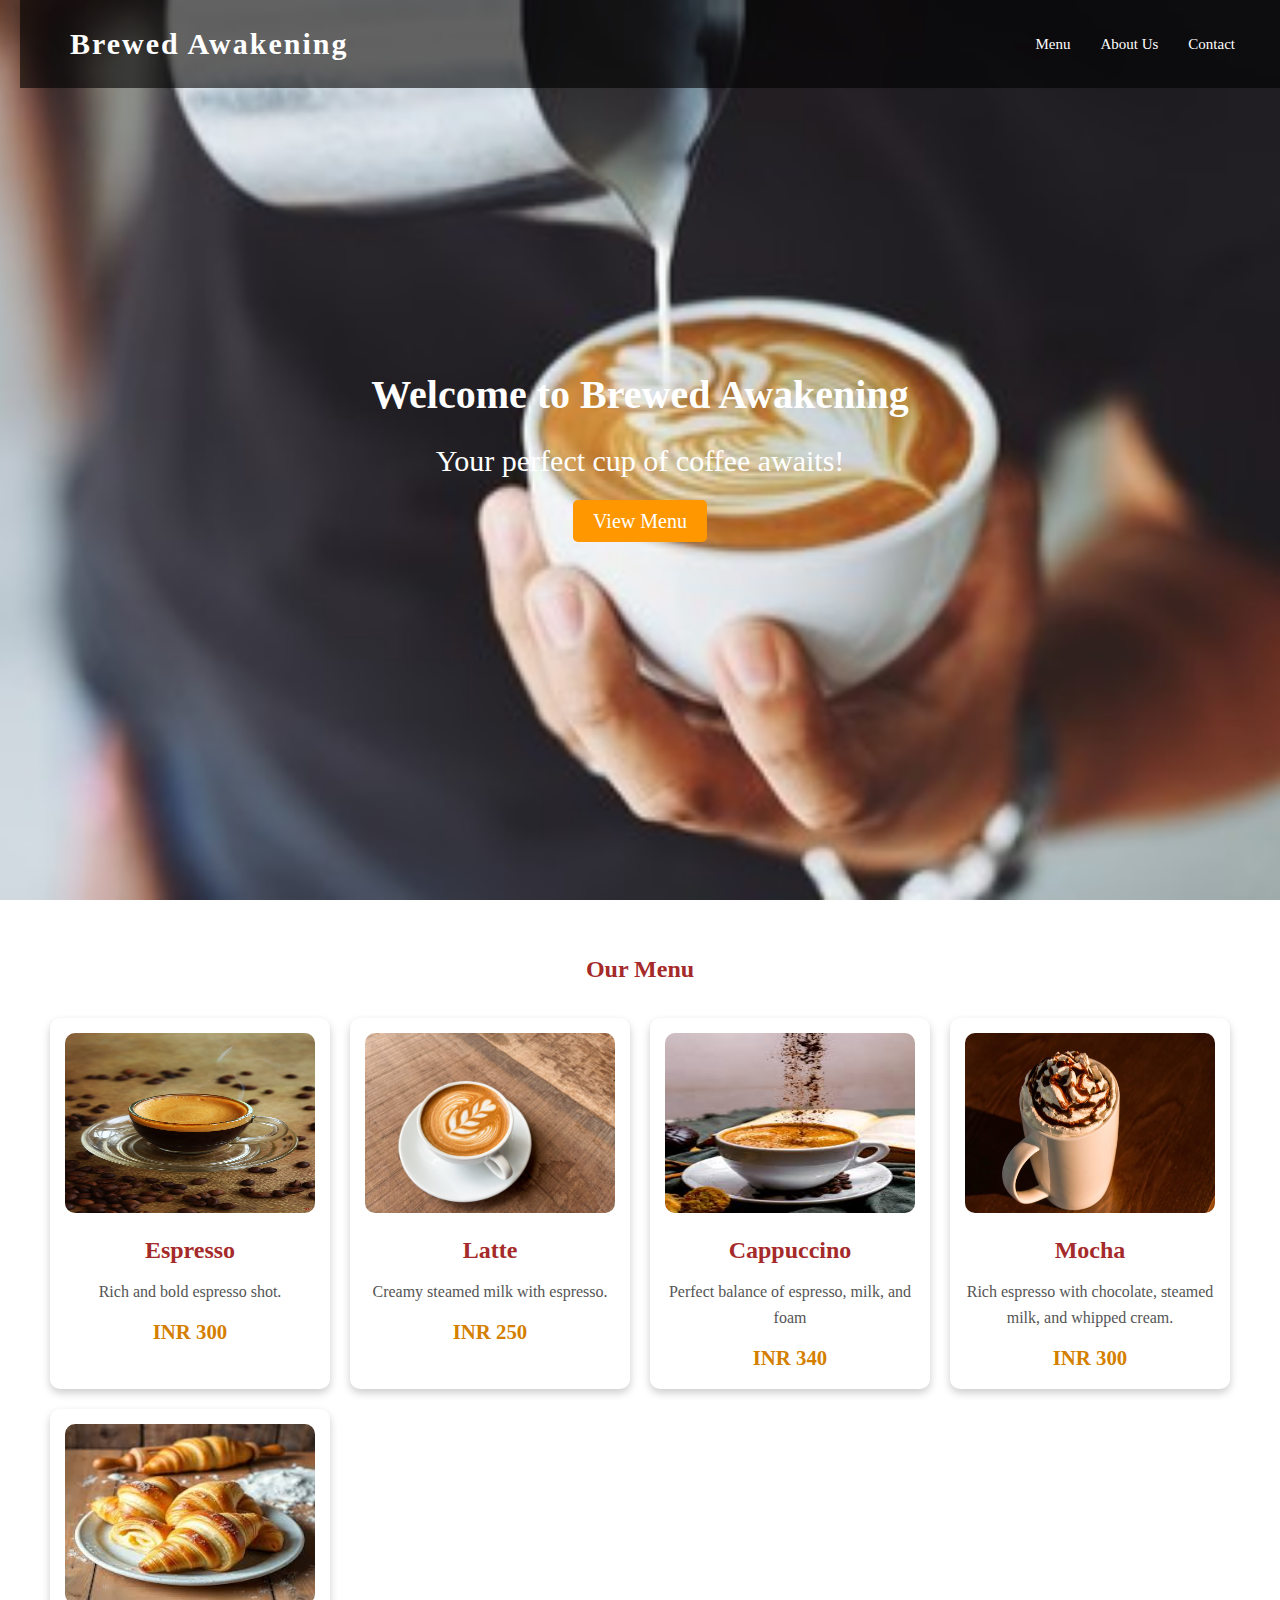
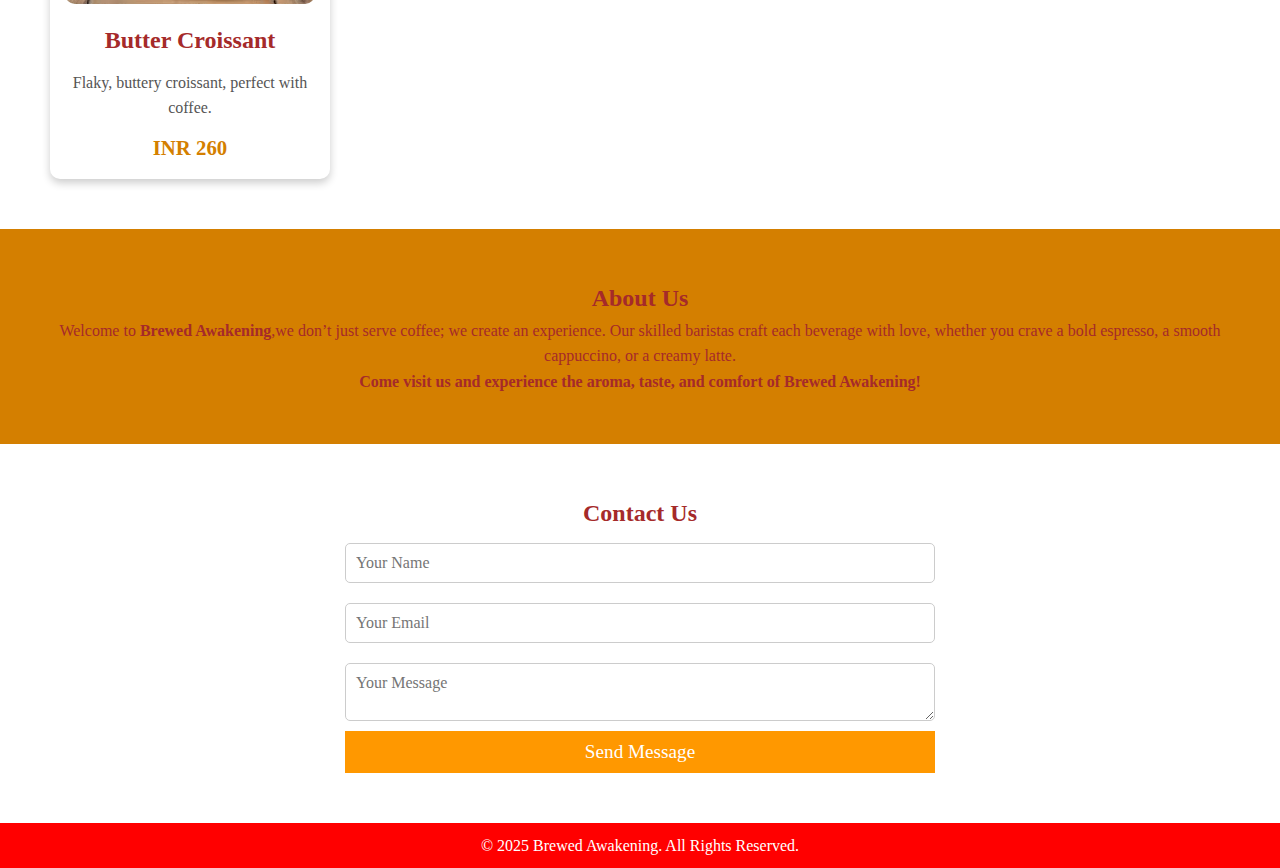
<file: Assignment/html_css/index.html>
<!DOCTYPE html>
<html lang="en">
<head>
    <meta charset="UTF-8">
    <meta name="viewport" content="width=device-width, initial-scale=1.0">
    <title>Brewed Awakening - Coffee Shop</title>
    <link rel="icon" href="images/logo.jpeg">
    <link rel="stylesheet" href="styles.css">
    
</head>
<body>
    <!-- Header Section -->
    <header>
        <nav>
            <div class="logo">Brewed Awakening</div>
            <ul class="nav">
                <li><a href="#menu">Menu</a></li>
                <li><a href="#about">About Us</a></li>
                <li><a href="#contact">Contact</a></li>
            </ul>
        </nav>
        <div class="hero">
            <h1>Welcome to Brewed Awakening</h1>
            <p>Your perfect cup of coffee awaits!</p>
            <a href="#menu" class="btn">View Menu</a>
        </div>
    </header>

    <!-- Menu Section -->
    <section id="menu">
        <h2>Our Menu</h2>
        <div class="menu-container">
            <!-- Coffee Items -->
            <div class="menu-item">
                <img src="images/espresso.jpg" alt="Espresso">
                <h3>Espresso</h3>
                <p>Rich and bold espresso shot.</p>
                <span>INR 300</span>
            </div>
            <div class="menu-item">
                <img src="images/latte.jpg" alt="Latte">
                <h3>Latte</h3>
                <p>Creamy steamed milk with espresso.</p>
                <span>INR 250</span>
            </div>
            <div class="menu-item">
                <img src="images/cappuccino.jpg" alt="Cappuccino">
                <h3>Cappuccino</h3>
                <p>Perfect balance of espresso, milk, and foam</p>
                <span>INR 340</span>
            </div>
            <div class="menu-item">
                <img src="images/mocha.jpg" alt="Mocha">
                <h3>Mocha</h3>
                <p>Rich espresso with chocolate, steamed milk, and whipped cream.</p>
                <span>INR 300</span>
            </div>
            <div class="menu-item">
                <img src="images/butter_Crossinat.jpg" alt="Butter Croissant">
                <h3>Butter Croissant</h3>
                <p>Flaky, buttery croissant, perfect with coffee.</p>
                <span>INR 260</span>
            </div>
            
        </div>
    </section>

    
    <section id="about">
        <h2>About Us</h2>
        <p>Welcome to <strong>Brewed Awakening</strong>,we don’t just serve coffee; we create an experience. Our skilled baristas craft each beverage with love, whether you crave a bold espresso, a smooth cappuccino, or a creamy latte.</p>
    
        <p><strong>Come visit us and experience the aroma, taste, and comfort of Brewed Awakening!</strong></p>
    </section>
    <section id="contact">
        <h2>Contact Us</h2>
        <form>
            <input type="text" placeholder="Your Name" required>
            <input type="email" placeholder="Your Email" required>
            <textarea placeholder="Your Message" required></textarea>
            <button type="submit">Send Message</button>
        </form>
    </section>

    <!-- Footer Section -->
    <footer>
        <p>&copy; 2025 Brewed Awakening. All Rights Reserved.</p>
    </footer>
</body>
</html>
</file>
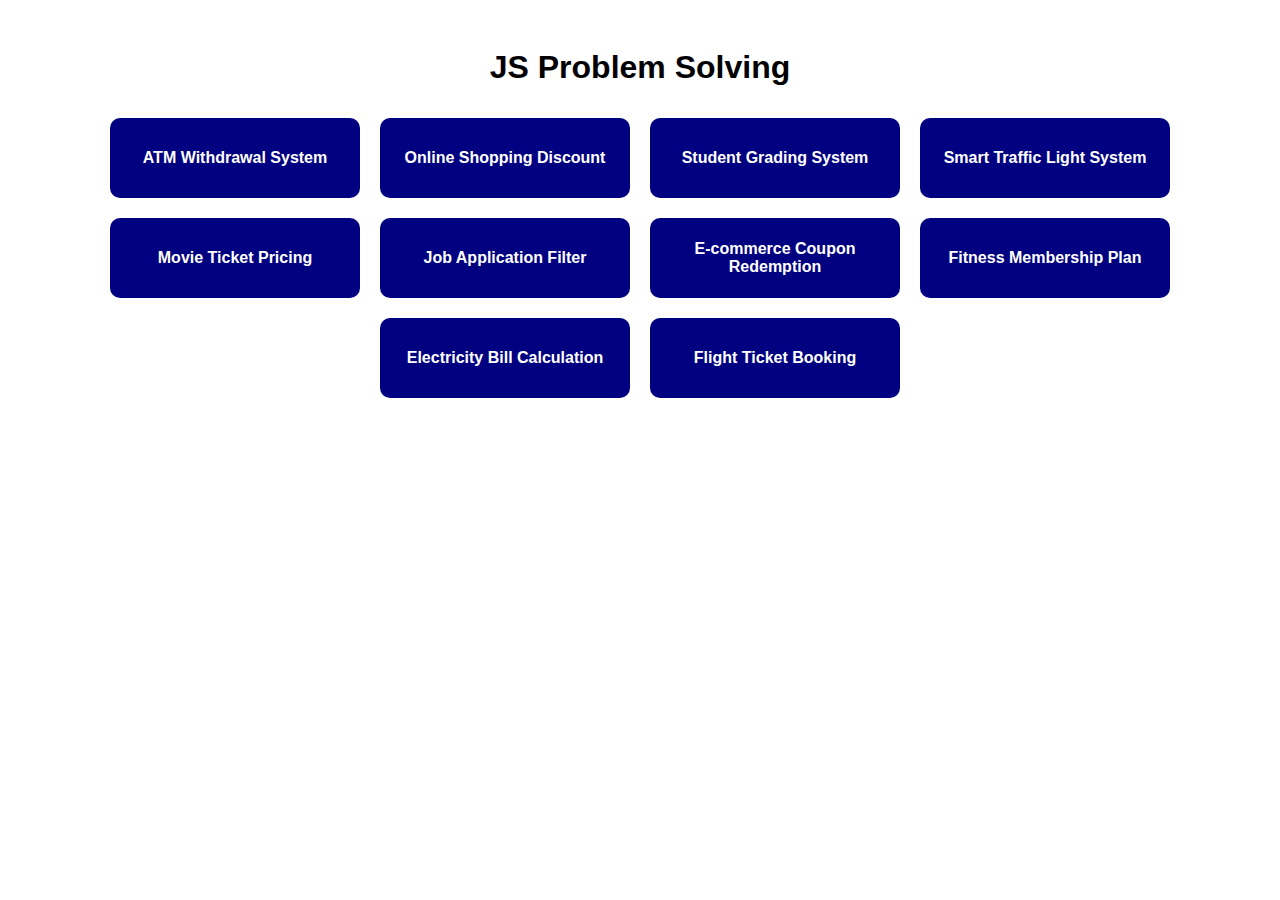
<file: Assignments/Javascript/index.html>
<!DOCTYPE html>
<html lang="en">
<head>
    <meta charset="UTF-8">
    <meta name="viewport" content="width=device-width, initial-scale=1.0">
    <title>JS Problem Solving</title>
    <link rel="stylesheet" href="styles.css">
</head>
<body>

    <h1>JS Problem Solving</h1>
    <div class="container">
        <div class="box" onclick="AtmWithDrawal()">ATM Withdrawal System</div>
        <div class="box" onclick="calculateFinalAmount()">Online Shopping Discount</div>
        <div class="box" onclick="calculateGrade()">Student Grading System</div>
        <div class="box" onclick="trafficLightControl()">Smart Traffic Light System</div>
        <div class="box" onclick="calculateTicketPrice()">Movie Ticket Pricing</div>
        <div class="box" onclick="jobApplicationFilter()">Job Application Filter</div>
        <div class="box" onclick="applyCoupon()">E-commerce Coupon Redemption</div>
        <div class="box" onclick="choosePlan()">Fitness Membership Plan</div>
        <div class="box" onclick="calculateElectricityBill()">Electricity Bill Calculation</div>
        <div class="box" onclick="calculateFlightFare()">Flight Ticket Booking</div>
    </div>

    <script src="script.js"></script>
</body>
</html>
</file>
<file: Assignment/html_css/styles.css>
/* Global Styles */
* {
    margin: 0;
    padding: 0;
    box-sizing: border-box;
    font-family: 'Lora', serif;
}

body {
    background-color: white;
    color: brown;
    line-height: 1.6;
}

/* Header */
header {
    background: url('images/banner.png') no-repeat center center/cover;
    height: 900px;
    display: flex;
    flex-direction: column;
    justify-content: center;
    text-align: center;
    color: white;
    padding: 20px;
    position: relative;
}

nav {
    display: flex;
    justify-content: space-between;
    align-items: center;
    position: absolute;
    top: 0;
    width: 100%;
    padding: 20px 50px;
    background: rgba(0, 0, 0, 0.6);
}

.logo {
    font-size: 30px;
    font-weight: bold;
    letter-spacing: 2px;
    
}

.nav {
    list-style: none;
    display: flex;
}

.nav li {
    margin: 0 15px;
}

.nav a {
    color: white;
    text-decoration: none;
    font-size: 15px;
    transition: 0.3s;
}


.hero h1 {
    color:white;
    font-size:40px ;
    margin-bottom: 10px;
}

.hero p {
    
    font-size: 30px;
    margin-bottom: 20px;
    color:white;
}

.btn {
    padding: 10px 20px;
    background: #ff9800;
    color: white;
    border: none;
    text-decoration: none;
    font-size: 20px;
    border-radius: 5px;
   
}


/* Menu Section */
#menu {
    padding: 50px;
    text-align: center;
}

.menu-container {
    display: grid;
    grid-template-columns: repeat(auto-fit, minmax(250px, 1fr));
    gap: 20px;
    margin-top: 30px;
}

.menu-item {
    background: white;
    padding: 15px;
    border-radius: 10px;
    box-shadow: 0 4px 8px rgba(0, 0, 0, 0.2);
    text-align: center;
    transition: 0.3s;
}


.menu-item img {
    width: 100%;
    height: 180px;
    border-radius: 10px;
}

.menu-item h3 {
    margin: 10px 0;
    font-size: 1.5rem;
}

.menu-item p {
    font-size: 1rem;
    color: #555;
}

.menu-item span {
    display: block;
    font-size: 1.3rem;
    font-weight: bold;
    margin-top: 10px;
    color: #d47f00;
}

/* About Us Section */
#about {
    padding: 50px;
    text-align: center;
    background:#d47f00;
}

/* Contact Section */
#contact {
    padding: 50px;
    text-align: center;
}

form {
    display: flex;
    flex-direction: column;
    width: 50%;
    margin: auto;
}

input, textarea {
    padding: 10px;
    margin: 10px 0;
    border: 1px solid #ccc;
    border-radius: 5px;
    font-size: 1rem;
}

button {
    padding: 10px;
    background: #ff9800;
    border: none;
    color: white;
    font-size: 1.2rem;
    cursor: pointer;
    transition: 0.3s;
}


/* Footer */
footer {
    background:red;
    color: white;
    text-align: center;
    padding: 10px;
}

/* Responsive Design */
@media (max-width: 768px) {
    nav {
        flex-direction: column;
    }
    .nav{
        flex-direction: column;
        margin-top: 10px;
    }
    form {
        width: 90%;
    }
}
</file>
<file: Assignments/Javascript/styles.css>
body {
    font-family: Arial, sans-serif;
    text-align: center;
    padding: 20px;
}

.container {
    display: flex;
    flex-wrap: wrap;
    justify-content: center;
}

.box {
    width: 250px;
    height: 80px;
    margin: 10px;
    background-color:navy;
    color: white;
    font-size: 16px;
    font-weight: bold;
    display: flex;
    align-items: center;
    justify-content: center;
    cursor: pointer;
    border-radius: 10px;
}

.box:hover {
    background-color: #2980b9;
}
</file>
